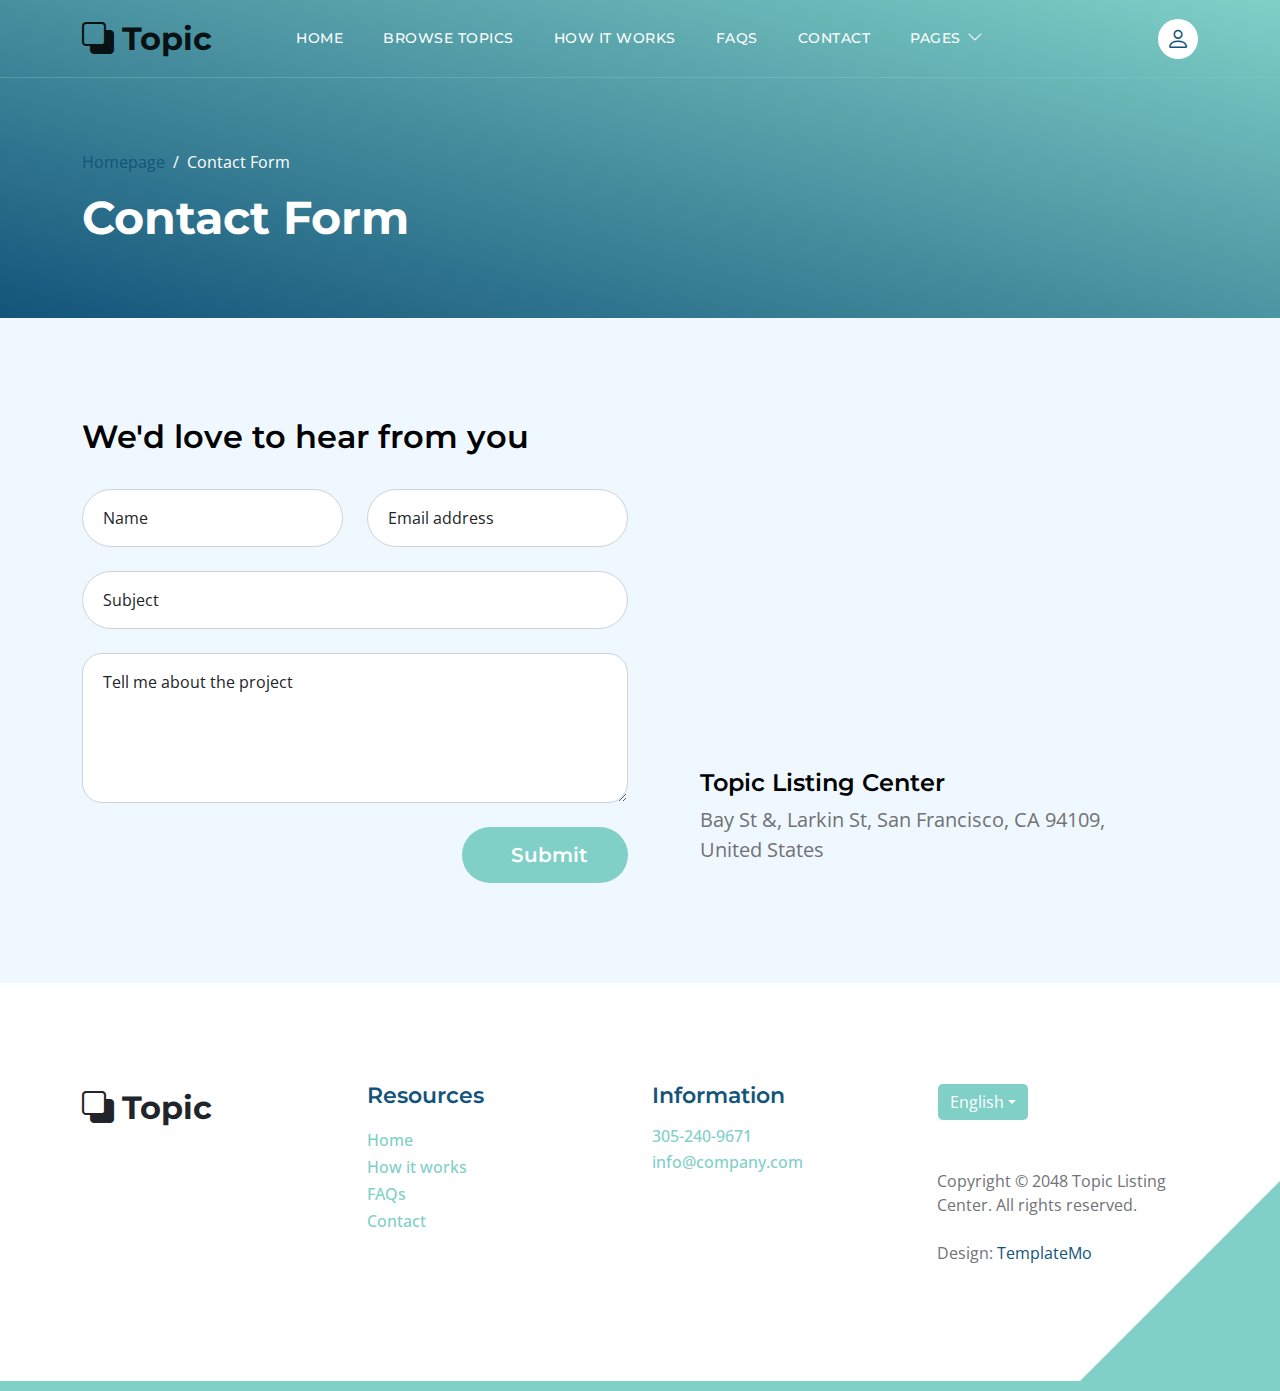
<file: contact.html>
<!doctype html>
<html lang="en">
    <head>
        <meta charset="utf-8">
        <meta name="viewport" content="width=device-width, initial-scale=1">

        <meta name="description" content="">
        <meta name="author" content="">

        <title>Topic Listing Contact Page</title>

        <!-- CSS FILES -->        
        <link rel="preconnect" href="https://fonts.googleapis.com">
        
        <link rel="preconnect" href="https://fonts.gstatic.com" crossorigin>

        <link href="https://fonts.googleapis.com/css2?family=Montserrat:wght@500;600;700&family=Open+Sans&display=swap" rel="stylesheet">
                        
        <link href="css/bootstrap.min.css" rel="stylesheet">

        <link href="css/bootstrap-icons.css" rel="stylesheet">

        <link href="css/templatemo-topic-listing.css" rel="stylesheet">
<!--

TemplateMo 590 topic listing

https://templatemo.com/tm-590-topic-listing

-->
    </head>
    
    <body class="topics-listing-page" id="top">

        <main>

            <nav class="navbar navbar-expand-lg">
                <div class="container">
                    <a class="navbar-brand" href="index.html">
                        <i class="bi-back"></i>
                        <span>Topic</span>
                    </a>

                    <div class="d-lg-none ms-auto me-4">
                        <a href="#top" class="navbar-icon bi-person smoothscroll"></a>
                    </div>
    
                    <button class="navbar-toggler" type="button" data-bs-toggle="collapse" data-bs-target="#navbarNav" aria-controls="navbarNav" aria-expanded="false" aria-label="Toggle navigation">
                        <span class="navbar-toggler-icon"></span>
                    </button>
    
                    <div class="collapse navbar-collapse" id="navbarNav">
                        <ul class="navbar-nav ms-lg-5 me-lg-auto">
                            <li class="nav-item">
                                <a class="nav-link click-scroll" href="index.html#section_1">Home</a>
                            </li>

                            <li class="nav-item">
                                <a class="nav-link click-scroll" href="index.html#section_2">Browse Topics</a>
                            </li>
    
                            <li class="nav-item">
                                <a class="nav-link click-scroll" href="index.html#section_3">How it works</a>
                            </li>

                            <li class="nav-item">
                                <a class="nav-link click-scroll" href="index.html#section_4">FAQs</a>
                            </li>
    
                            <li class="nav-item">
                                <a class="nav-link click-scroll" href="index.html#section_5">Contact</a>
                            </li>

                            <li class="nav-item dropdown">
                                <a class="nav-link dropdown-toggle" href="#section_5" id="navbarLightDropdownMenuLink" role="button" data-bs-toggle="dropdown" aria-expanded="false">Pages</a>

                                <ul class="dropdown-menu dropdown-menu-light" aria-labelledby="navbarLightDropdownMenuLink">
                                    <li><a class="dropdown-item" href="topics-listing.html">Topics Listing</a></li>

                                    <li><a class="dropdown-item active" href="contact.html">Contact Form</a></li>
                                </ul>
                            </li>
                        </ul>

                        <div class="d-none d-lg-block">
                            <a href="#top" class="navbar-icon bi-person smoothscroll"></a>
                        </div>
                    </div>
                </div>
            </nav>


            <header class="site-header d-flex flex-column justify-content-center align-items-center">
                <div class="container">
                    <div class="row align-items-center">

                        <div class="col-lg-5 col-12">
                            <nav aria-label="breadcrumb">
                                <ol class="breadcrumb">
                                    <li class="breadcrumb-item"><a href="index.html">Homepage</a></li>

                                    <li class="breadcrumb-item active" aria-current="page">Contact Form</li>
                                </ol>
                            </nav>

                            <h2 class="text-white">Contact Form</h2>
                        </div>

                    </div>
                </div>
            </header>


            <section class="section-padding section-bg">
                <div class="container">
                    <div class="row">

                        <div class="col-lg-12 col-12">
                            <h3 class="mb-4 pb-2">We'd love to hear from you</h3>
                        </div>

                        <div class="col-lg-6 col-12">
                            <form action="#" method="post" class="custom-form contact-form" role="form">
                                <div class="row">
                                    <div class="col-lg-6 col-md-6 col-12">
                                        <div class="form-floating">
                                            <input type="text" name="name" id="name" class="form-control" placeholder="Name" required="">
                                            
                                            <label for="floatingInput">Name</label>
                                        </div>
                                    </div>

                                    <div class="col-lg-6 col-md-6 col-12"> 
                                        <div class="form-floating">
                                            <input type="email" name="email" id="email" pattern="[^ @]*@[^ @]*" class="form-control" placeholder="Email address" required="">
                                            
                                            <label for="floatingInput">Email address</label>
                                        </div>
                                    </div>

                                    <div class="col-lg-12 col-12">
                                        <div class="form-floating">
                                            <input type="text" name="subject" id="name" class="form-control" placeholder="Name" required="">
                                            
                                            <label for="floatingInput">Subject</label>
                                        </div>

                                        <div class="form-floating">
                                            <textarea class="form-control" id="message" name="message" placeholder="Tell me about the project"></textarea>
                                            
                                            <label for="floatingTextarea">Tell me about the project</label>
                                        </div>
                                    </div>

                                    <div class="col-lg-4 col-12 ms-auto">
                                        <button type="submit" class="form-control">Submit</button>
                                    </div>

                                </div>
                            </form>
                        </div>

                        <div class="col-lg-5 col-12 mx-auto mt-5 mt-lg-0">
                            <iframe class="google-map" src="https://www.google.com/maps/embed?pb=!1m18!1m12!1m3!1d2595.065641062665!2d-122.4230416990949!3d37.80335401520422!2m3!1f0!2f0!3f0!3m2!1i1024!2i768!4f13.1!3m3!1m2!1s0x80858127459fabad%3A0x808ba520e5e9edb7!2sFrancisco%20Park!5e1!3m2!1sen!2sth!4v1684340239744!5m2!1sen!2sth" width="100%" height="250" style="border:0;" allowfullscreen="" loading="lazy" referrerpolicy="no-referrer-when-downgrade"></iframe>

                            <h5 class="mt-4 mb-2">Topic Listing Center</h5>

                            <p>Bay St &amp;, Larkin St, San Francisco, CA 94109, United States</p>
                        </div>

                    </div>
                </div>
            </section>
        </main>

        <footer class="site-footer section-padding">
            <div class="container">
                <div class="row">

                    <div class="col-lg-3 col-12 mb-4 pb-2">
                        <a class="navbar-brand mb-2" href="index.html">
                            <i class="bi-back"></i>
                            <span>Topic</span>
                        </a>
                    </div>

                    <div class="col-lg-3 col-md-4 col-6">
                        <h6 class="site-footer-title mb-3">Resources</h6>

                        <ul class="site-footer-links">
                            <li class="site-footer-link-item">
                                <a href="#" class="site-footer-link">Home</a>
                            </li>

                            <li class="site-footer-link-item">
                                <a href="#" class="site-footer-link">How it works</a>
                            </li>

                            <li class="site-footer-link-item">
                                <a href="#" class="site-footer-link">FAQs</a>
                            </li>

                            <li class="site-footer-link-item">
                                <a href="#" class="site-footer-link">Contact</a>
                            </li>
                        </ul>
                    </div>

                    <div class="col-lg-3 col-md-4 col-6 mb-4 mb-lg-0">
                        <h6 class="site-footer-title mb-3">Information</h6>

                        <p class="text-white d-flex mb-1">
                            <a href="tel: 305-240-9671" class="site-footer-link">
                                305-240-9671
                            </a>
                        </p>

                        <p class="text-white d-flex">
                            <a href="mailto:info@company.com" class="site-footer-link">
                                info@company.com
                            </a>
                        </p>
                    </div>

                    <div class="col-lg-3 col-md-4 col-12 mt-4 mt-lg-0 ms-auto">
                        <div class="dropdown">
                            <button class="btn btn-secondary dropdown-toggle" type="button" data-bs-toggle="dropdown" aria-expanded="false">
                            English</button>

                            <ul class="dropdown-menu">
                                <li><button class="dropdown-item" type="button">Thai</button></li>

                                <li><button class="dropdown-item" type="button">Myanmar</button></li>

                                <li><button class="dropdown-item" type="button">Arabic</button></li>
                            </ul>
                        </div>

                        <p class="copyright-text mt-lg-5 mt-4">Copyright © 2048 Topic Listing Center. All rights reserved.
                        <br><br>Design: <a rel="nofollow" href="https://templatemo.com" target="_blank">TemplateMo</a></p>
                        
                    </div>

                </div>
            </div>
        </footer>

        <!-- JAVASCRIPT FILES -->
        <script src="js/jquery.min.js"></script>
        <script src="js/bootstrap.bundle.min.js"></script>
        <script src="js/jquery.sticky.js"></script>
        <script src="js/custom.js"></script>

    </body>
</html>
</file>
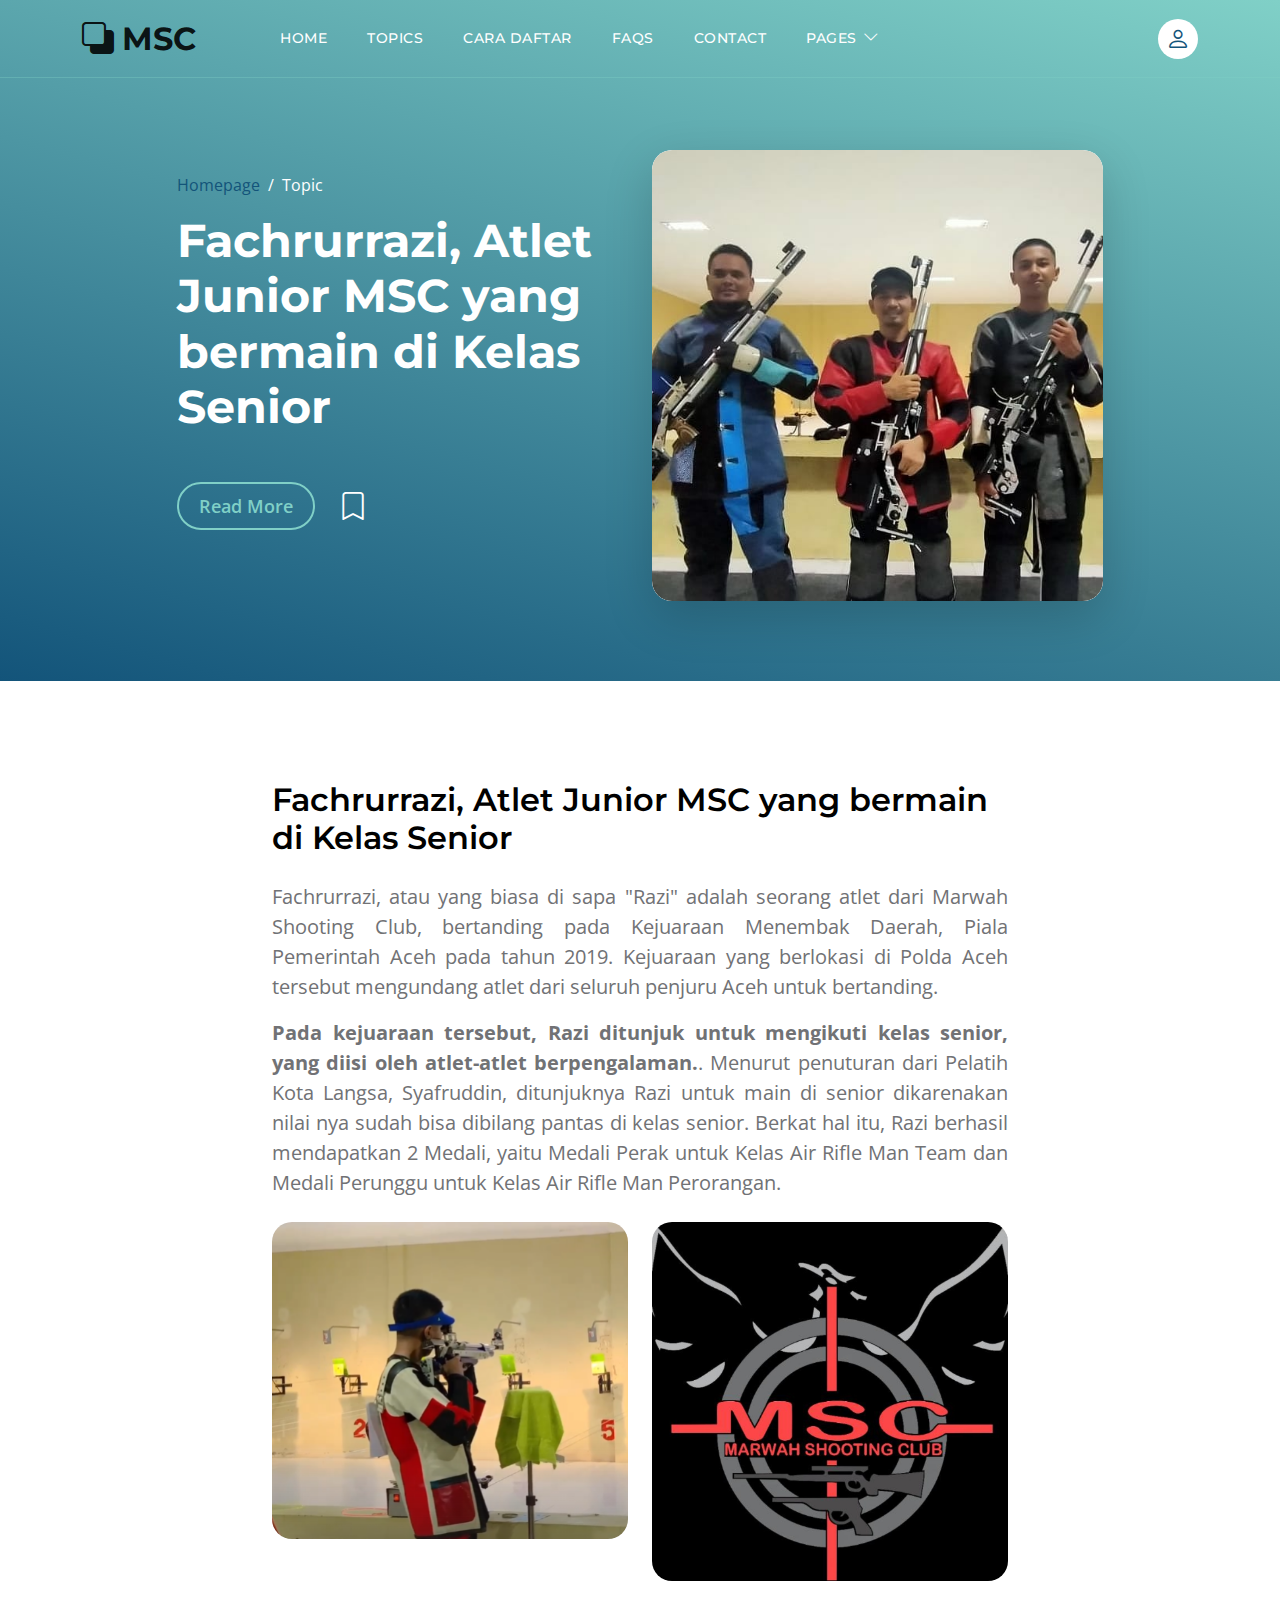
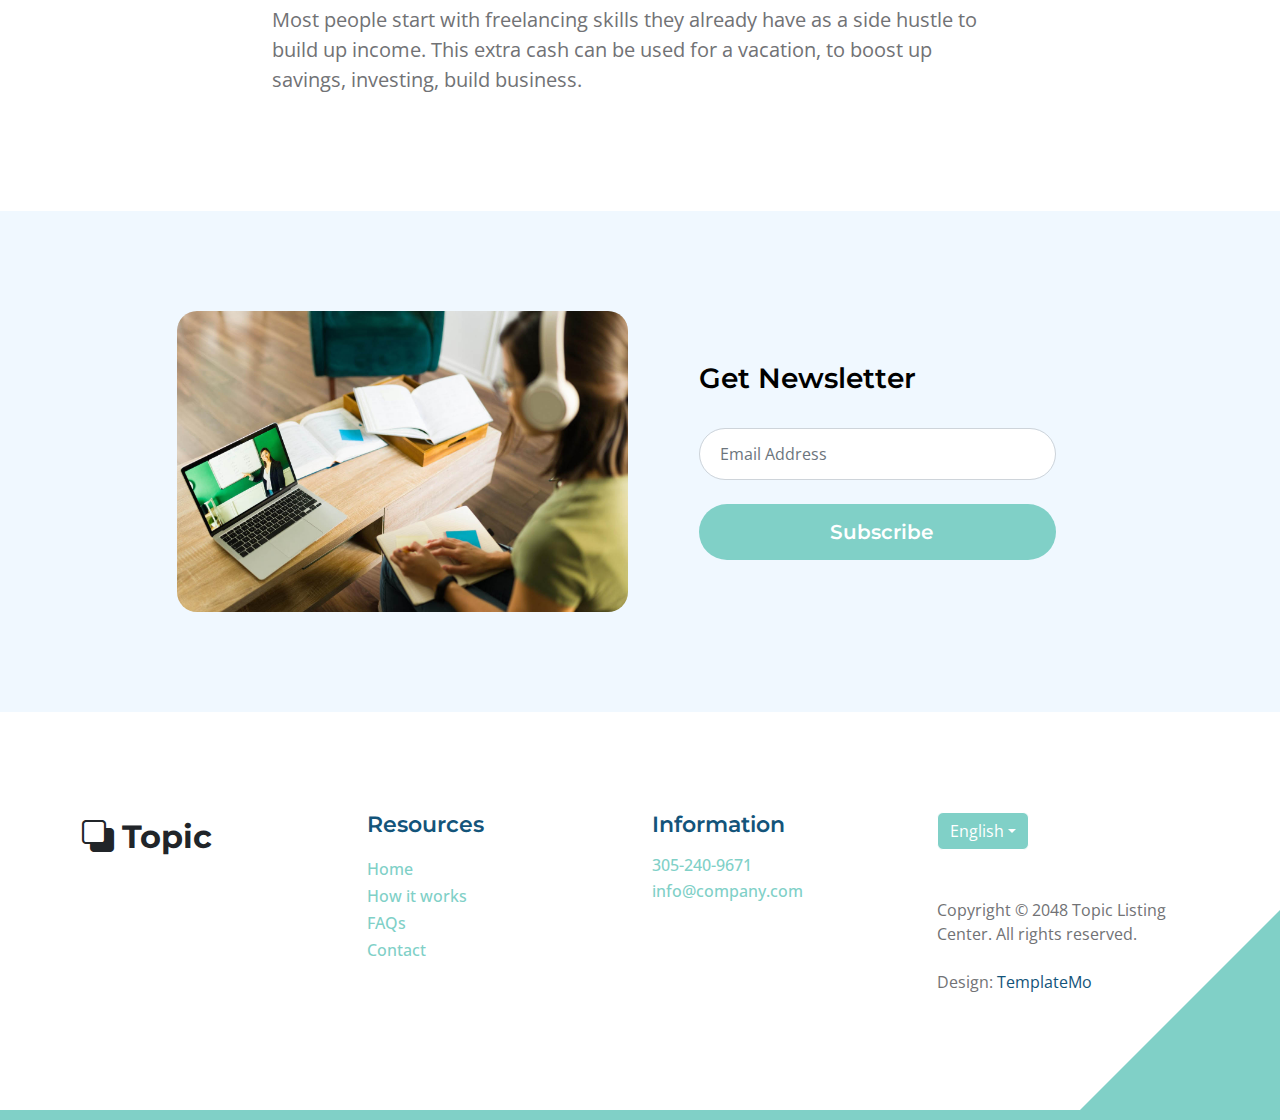
<file: topics-detail.html>
<!doctype html>
<html lang="en">
    <head>
        <meta charset="utf-8">
        <meta name="viewport" content="width=device-width, initial-scale=1">

        <meta name="description" content="">
        <meta name="author" content="">

        <title>Topic Detail Page</title>

        <!-- CSS FILES -->        
        <link rel="preconnect" href="https://fonts.googleapis.com">
        
        <link rel="preconnect" href="https://fonts.gstatic.com" crossorigin>

        <link href="https://fonts.googleapis.com/css2?family=Montserrat:wght@500;600;700&family=Open+Sans&display=swap" rel="stylesheet">
                        
        <link href="css/bootstrap.min.css" rel="stylesheet">

        <link href="css/bootstrap-icons.css" rel="stylesheet">

        <link href="css/templatemo-topic-listing.css" rel="stylesheet">
<!--

TemplateMo 590 topic listing

https://templatemo.com/tm-590-topic-listing

-->
    </head>
    
    <body id="top">

        <main>

            <nav class="navbar navbar-expand-lg">
                <div class="container">
                    <a class="navbar-brand" href="index.html">
                        <i class="bi-back"></i>
                        <span>MSC</span>
                    </a>

                    <div class="d-lg-none ms-auto me-4">
                        <a href="#top" class="navbar-icon bi-person smoothscroll"></a>
                    </div>
    
                    <button class="navbar-toggler" type="button" data-bs-toggle="collapse" data-bs-target="#navbarNav" aria-controls="navbarNav" aria-expanded="false" aria-label="Toggle navigation">
                        <span class="navbar-toggler-icon"></span>
                    </button>
    
                    <div class="collapse navbar-collapse" id="navbarNav">
                        <ul class="navbar-nav ms-lg-5 me-lg-auto">
                            <li class="nav-item">
                                <a class="nav-link click-scroll" href="index.html#section_1">Home</a>
                            </li>

                            <li class="nav-item">
                                <a class="nav-link click-scroll" href="index.html#section_2">Topics</a>
                            </li>
    
                            <li class="nav-item">
                                <a class="nav-link click-scroll" href="index.html#section_3">Cara Daftar</a>
                            </li>

                            <li class="nav-item">
                                <a class="nav-link click-scroll" href="index.html#section_4">FAQs</a>
                            </li>
    
                            <li class="nav-item">
                                <a class="nav-link click-scroll" href="index.html#section_5">Contact</a>
                            </li>

                            <li class="nav-item dropdown">
                                <a class="nav-link dropdown-toggle" href="#section_5" id="navbarLightDropdownMenuLink" role="button" data-bs-toggle="dropdown" aria-expanded="false">Pages</a>

                                <ul class="dropdown-menu dropdown-menu-light" aria-labelledby="navbarLightDropdownMenuLink">
                                    <li><a class="dropdown-item" href="topics-listing.html">Gallery</a></li>

                                    <li><a class="dropdown-item" href="data-atlet.html">Data Atlet</a></li>
                                </ul>
                            </li>
                        </ul>

                        <div class="d-none d-lg-block">
                            <a href="#top" class="navbar-icon bi-person smoothscroll"></a>
                        </div>
                    </div>
                </div>
            </nav>
            

            <header class="site-header d-flex flex-column justify-content-center align-items-center">
                <div class="container">
                    <div class="row justify-content-center align-items-center">

                        <div class="col-lg-5 col-12 mb-5">
                            <nav aria-label="breadcrumb">
                                <ol class="breadcrumb">
                                    <li class="breadcrumb-item"><a href="index.html">Homepage</a></li>

                                    <li class="breadcrumb-item active" aria-current="page">Topic</li>
                                </ol>
                            </nav>

                            <h2 class="text-white">Fachrurrazi, Atlet Junior MSC yang bermain di Kelas Senior</h2>

                            <div class="d-flex align-items-center mt-5">
                                <a href="#topics-detail" class="btn custom-btn custom-border-btn smoothscroll me-4">Read More</a>

                                <a href="#top" class="custom-icon bi-bookmark smoothscroll"></a>
                            </div>
                        </div>

                        <div class="col-lg-5 col-12">
                            <div class="topics-detail-block bg-white shadow-lg">
                                <img src="images/topics/airrifle.jpg" class="topics-detail-block-image img-fluid">
                            </div>
                        </div>

                    </div>
                </div>
            </header>


            <section class="topics-detail-section section-padding" id="topics-detail">
                <div class="container">
                    <div class="row">

                        <div class="col-lg-8 col-12 m-auto">
                            <h3 class="mb-4">Fachrurrazi, Atlet Junior MSC yang bermain di Kelas Senior</h3>

                            <p align="justify">Fachrurrazi, atau yang biasa di sapa "Razi" adalah seorang atlet dari Marwah Shooting Club, bertanding pada Kejuaraan Menembak Daerah, Piala Pemerintah Aceh pada tahun 2019. Kejuaraan yang berlokasi di Polda Aceh tersebut mengundang atlet dari seluruh penjuru Aceh untuk bertanding.</p>

                            <p align="justify"><strong>Pada kejuaraan tersebut, Razi ditunjuk untuk mengikuti kelas senior, yang diisi oleh atlet-atlet berpengalaman.</strong>. Menurut penuturan dari Pelatih Kota Langsa, Syafruddin, ditunjuknya Razi untuk main di senior dikarenakan nilai nya sudah bisa dibilang pantas di kelas senior. Berkat hal itu, Razi berhasil mendapatkan 2 Medali, yaitu Medali Perak untuk Kelas Air Rifle Man Team dan Medali Perunggu untuk Kelas Air Rifle Man Perorangan.</p>

                            <div class="row my-4">
                                <div class="col-lg-6 col-md-6 col-12">
                                    <img src="images/topics/razi.png" class="topics-detail-block-image img-fluid">
                                </div>

                                <div class="col-lg-6 col-md-6 col-12 mt-4 mt-lg-0 mt-md-0">
                                    <img src="images/colleagues-working-cozy-office-medium-shot.jpg" class="topics-detail-block-image img-fluid">
                                </div>
                            </div>

                            <p>Most people start with freelancing skills they already have as a side hustle to build up income. This extra cash can be used for a vacation, to boost up savings, investing, build business.</p>
                        </div>

                    </div>
                </div>
            </section>


            <section class="section-padding section-bg">
                <div class="container">
                    <div class="row justify-content-center">

                        <div class="col-lg-5 col-12">
                            <img src="images/rear-view-young-college-student.jpg" class="newsletter-image img-fluid" alt="">
                        </div>

                        <div class="col-lg-5 col-12 subscribe-form-wrap d-flex justify-content-center align-items-center">
                            <form class="custom-form subscribe-form" action="#" method="post" role="form">
                                <h4 class="mb-4 pb-2">Get Newsletter</h4>

                                <input type="email" name="subscribe-email" id="subscribe-email" pattern="[^ @]*@[^ @]*" class="form-control" placeholder="Email Address" required="">

                                <div class="col-lg-12 col-12">
                                    <button type="submit" class="form-control">Subscribe</button>
                                </div>
                            </form>
                        </div>

                    </div>
                </div>
            </section>
        </main>
		
        <footer class="site-footer section-padding">
            <div class="container">
                <div class="row">

                    <div class="col-lg-3 col-12 mb-4 pb-2">
                        <a class="navbar-brand mb-2" href="index.html">
                            <i class="bi-back"></i>
                            <span>Topic</span>
                        </a>
                    </div>

                    <div class="col-lg-3 col-md-4 col-6">
                        <h6 class="site-footer-title mb-3">Resources</h6>

                        <ul class="site-footer-links">
                            <li class="site-footer-link-item">
                                <a href="#" class="site-footer-link">Home</a>
                            </li>

                            <li class="site-footer-link-item">
                                <a href="#" class="site-footer-link">How it works</a>
                            </li>

                            <li class="site-footer-link-item">
                                <a href="#" class="site-footer-link">FAQs</a>
                            </li>

                            <li class="site-footer-link-item">
                                <a href="#" class="site-footer-link">Contact</a>
                            </li>
                        </ul>
                    </div>

                    <div class="col-lg-3 col-md-4 col-6 mb-4 mb-lg-0">
                        <h6 class="site-footer-title mb-3">Information</h6>

                        <p class="text-white d-flex mb-1">
                            <a href="tel: 305-240-9671" class="site-footer-link">
                                305-240-9671
                            </a>
                        </p>

                        <p class="text-white d-flex">
                            <a href="mailto:info@company.com" class="site-footer-link">
                                info@company.com
                            </a>
                        </p>
                    </div>

                    <div class="col-lg-3 col-md-4 col-12 mt-4 mt-lg-0 ms-auto">
                        <div class="dropdown">
                            <button class="btn btn-secondary dropdown-toggle" type="button" data-bs-toggle="dropdown" aria-expanded="false">
                            English</button>

                            <ul class="dropdown-menu">
                                <li><button class="dropdown-item" type="button">Thai</button></li>

                                <li><button class="dropdown-item" type="button">Myanmar</button></li>

                                <li><button class="dropdown-item" type="button">Arabic</button></li>
                            </ul>
                        </div>

                        <p class="copyright-text mt-lg-5 mt-4">Copyright © 2048 Topic Listing Center. All rights reserved.
                        <br><br>Design: <a rel="nofollow" href="https://templatemo.com" target="_blank">TemplateMo</a></p>
                        
                    </div>

                </div>
            </div>
        </footer>

        <!-- JAVASCRIPT FILES -->
        <script src="js/jquery.min.js"></script>
        <script src="js/bootstrap.bundle.min.js"></script>
        <script src="js/jquery.sticky.js"></script>
        <script src="js/custom.js"></script>

    </body>
</html>
</file>
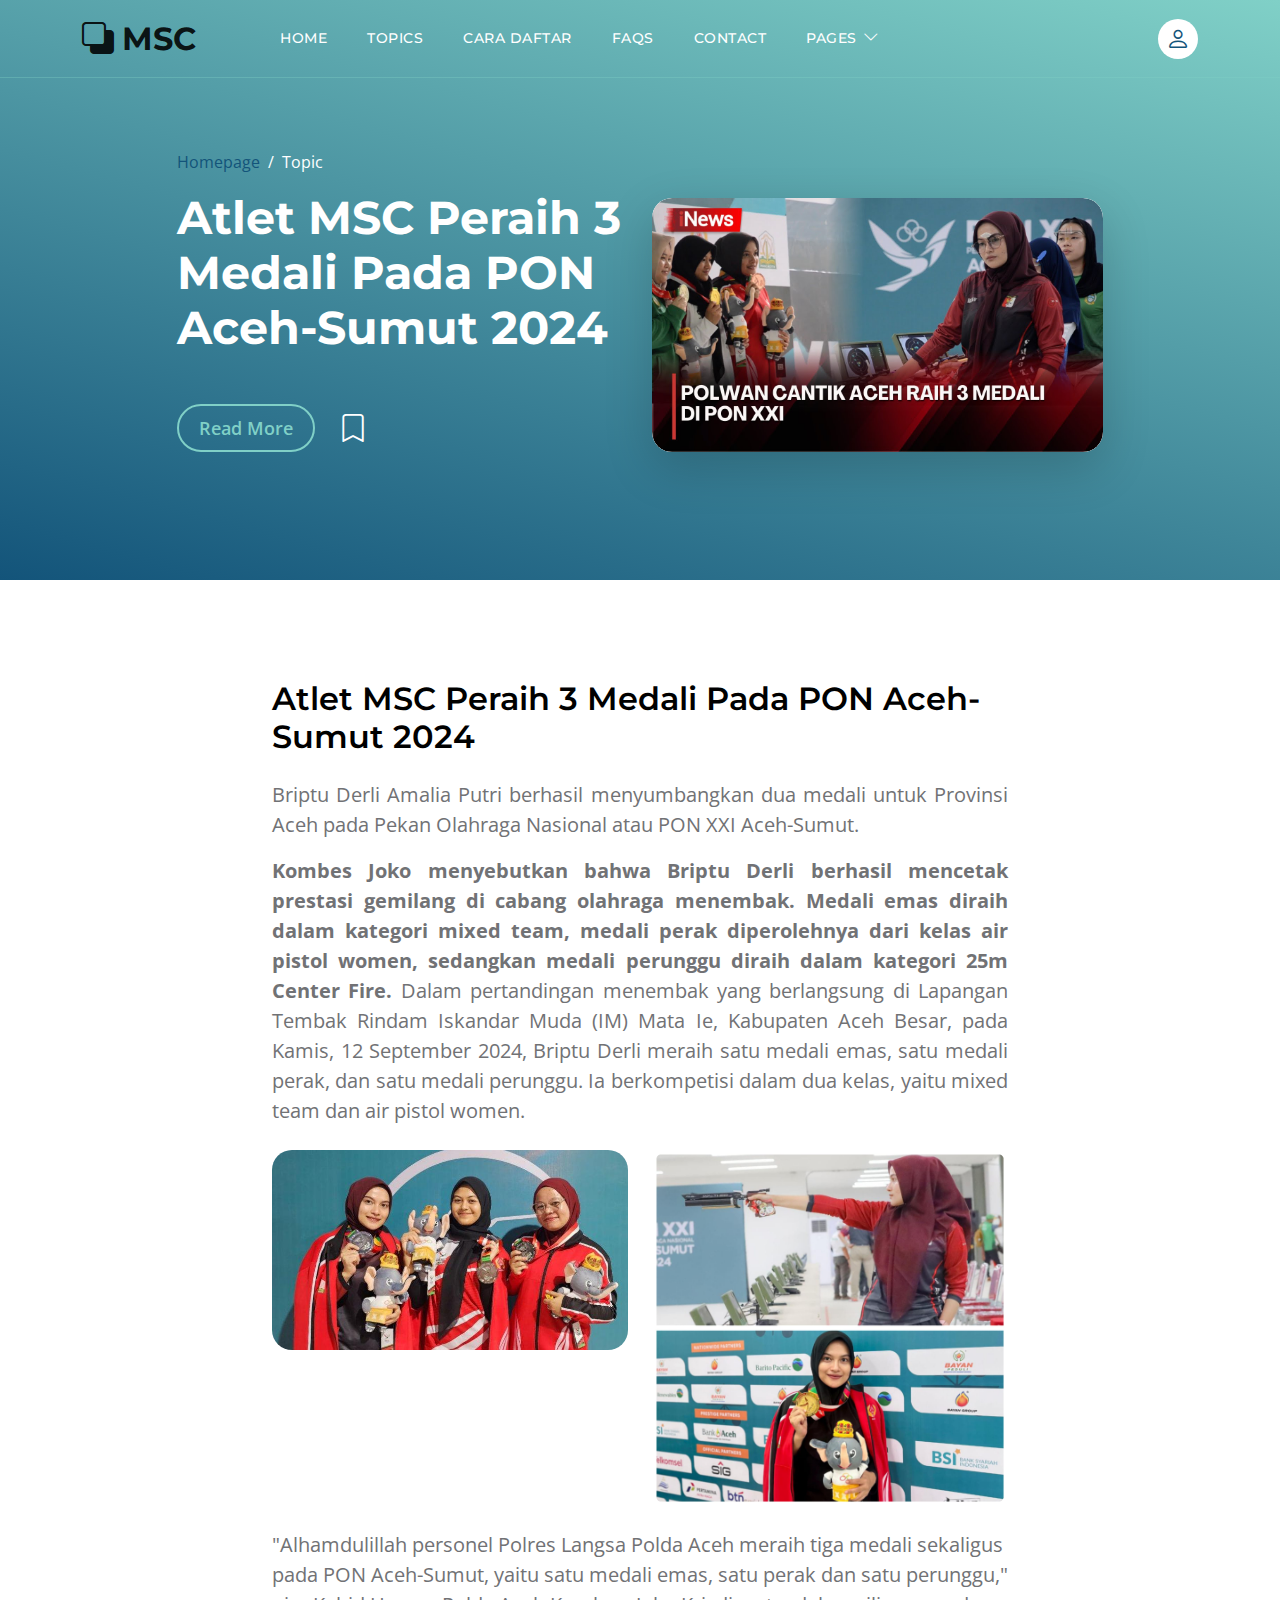
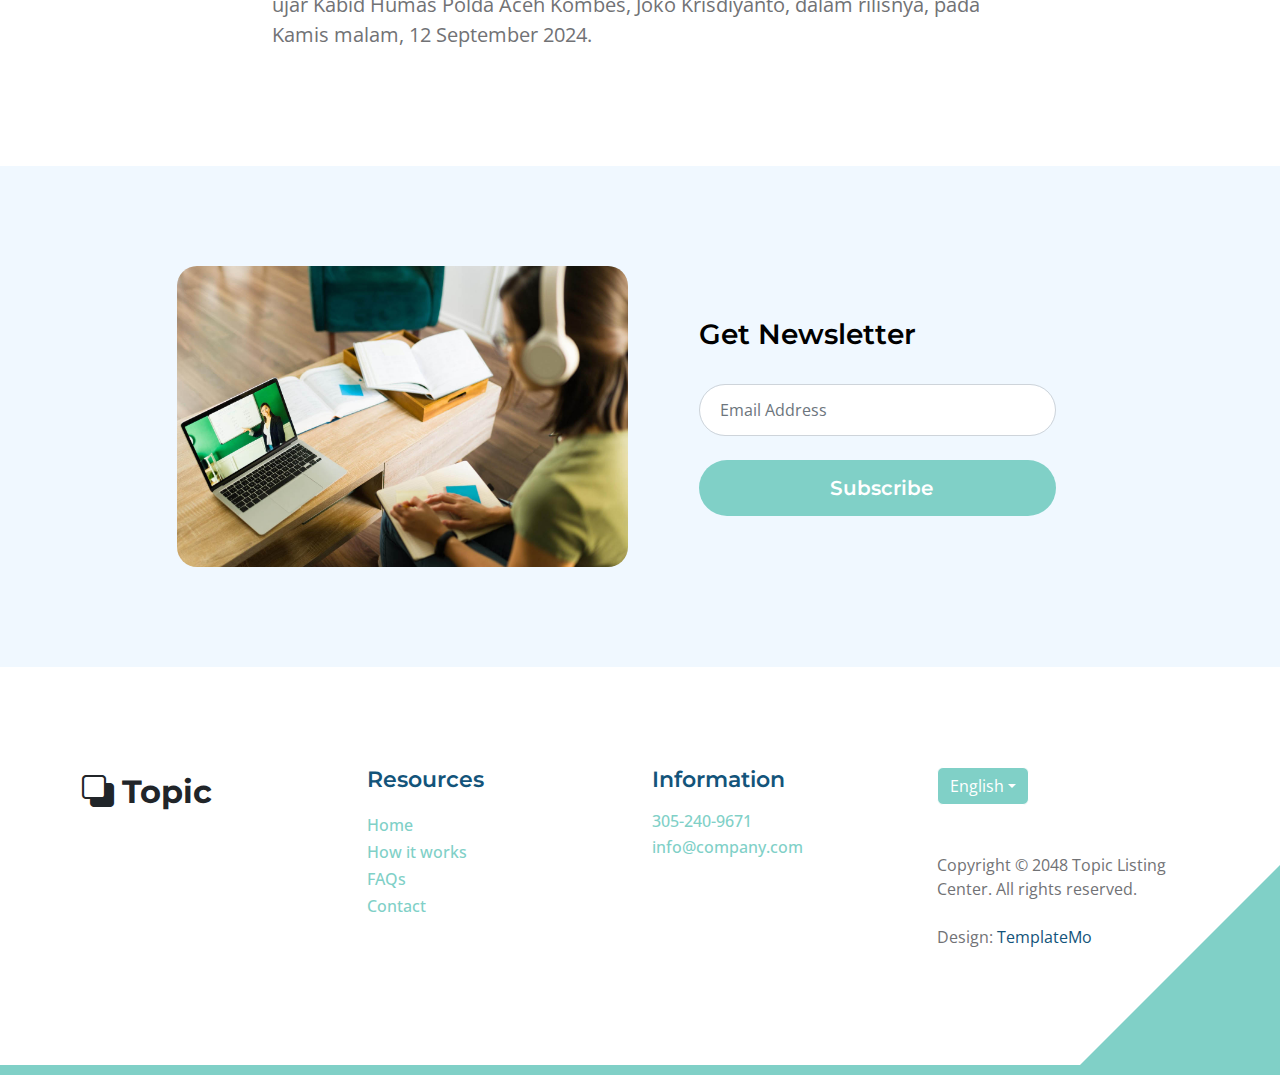
<file: topics-detail1.html>
<!doctype html>
<html lang="en">
    <head>
        <meta charset="utf-8">
        <meta name="viewport" content="width=device-width, initial-scale=1">

        <meta name="description" content="">
        <meta name="author" content="">

        <title>Topic Detail Page</title>

        <!-- CSS FILES -->        
        <link rel="preconnect" href="https://fonts.googleapis.com">
        
        <link rel="preconnect" href="https://fonts.gstatic.com" crossorigin>

        <link href="https://fonts.googleapis.com/css2?family=Montserrat:wght@500;600;700&family=Open+Sans&display=swap" rel="stylesheet">
                        
        <link href="css/bootstrap.min.css" rel="stylesheet">

        <link href="css/bootstrap-icons.css" rel="stylesheet">

        <link href="css/templatemo-topic-listing.css" rel="stylesheet">
<!--

TemplateMo 590 topic listing

https://templatemo.com/tm-590-topic-listing

-->
    </head>
    
    <body id="top">

        <main>

            <nav class="navbar navbar-expand-lg">
                <div class="container">
                    <a class="navbar-brand" href="index.html">
                        <i class="bi-back"></i>
                        <span>MSC</span>
                    </a>

                    <div class="d-lg-none ms-auto me-4">
                        <a href="#top" class="navbar-icon bi-person smoothscroll"></a>
                    </div>
    
                    <button class="navbar-toggler" type="button" data-bs-toggle="collapse" data-bs-target="#navbarNav" aria-controls="navbarNav" aria-expanded="false" aria-label="Toggle navigation">
                        <span class="navbar-toggler-icon"></span>
                    </button>
    
                    <div class="collapse navbar-collapse" id="navbarNav">
                        <ul class="navbar-nav ms-lg-5 me-lg-auto">
                            <li class="nav-item">
                                <a class="nav-link click-scroll" href="index.html#section_1">Home</a>
                            </li>

                            <li class="nav-item">
                                <a class="nav-link click-scroll" href="index.html#section_2">Topics</a>
                            </li>
    
                            <li class="nav-item">
                                <a class="nav-link click-scroll" href="index.html#section_3">Cara Daftar</a>
                            </li>

                            <li class="nav-item">
                                <a class="nav-link click-scroll" href="index.html#section_4">FAQs</a>
                            </li>
    
                            <li class="nav-item">
                                <a class="nav-link click-scroll" href="index.html#section_5">Contact</a>
                            </li>

                            <li class="nav-item dropdown">
                                <a class="nav-link dropdown-toggle" href="#section_5" id="navbarLightDropdownMenuLink" role="button" data-bs-toggle="dropdown" aria-expanded="false">Pages</a>

                                <ul class="dropdown-menu dropdown-menu-light" aria-labelledby="navbarLightDropdownMenuLink">
                                    <li><a class="dropdown-item" href="topics-listing.html">Gallery</a></li>

                                    <li><a class="dropdown-item" href="data-atlet.html">Data Atlet</a></li>
                                </ul>
                            </li>
                        </ul>

                        <div class="d-none d-lg-block">
                            <a href="#top" class="navbar-icon bi-person smoothscroll"></a>
                        </div>
                    </div>
                </div>
            </nav>
            

            <header class="site-header d-flex flex-column justify-content-center align-items-center">
                <div class="container">
                    <div class="row justify-content-center align-items-center">

                        <div class="col-lg-5 col-12 mb-5">
                            <nav aria-label="breadcrumb">
                                <ol class="breadcrumb">
                                    <li class="breadcrumb-item"><a href="index.html">Homepage</a></li>

                                    <li class="breadcrumb-item active" aria-current="page">Topic</li>
                                </ol>
                            </nav>

                            <h2 class="text-white">Atlet MSC Peraih 3 Medali Pada PON Aceh-Sumut 2024</h2>

                            <div class="d-flex align-items-center mt-5">
                                <a href="#topics-detail" class="btn custom-btn custom-border-btn smoothscroll me-4">Read More</a>

                                <a href="#top" class="custom-icon bi-bookmark smoothscroll"></a>
                            </div>
                        </div>

                        <div class="col-lg-5 col-12">
                            <div class="topics-detail-block bg-white shadow-lg">
                                <img src="images/topics/derli1.jpg" class="topics-detail-block-image img-fluid">
                            </div>
                        </div>

                    </div>
                </div>
            </header>


            <section class="topics-detail-section section-padding" id="topics-detail">
                <div class="container">
                    <div class="row">

                        <div class="col-lg-8 col-12 m-auto">
                            <h3 class="mb-4">Atlet MSC Peraih 3 Medali Pada PON Aceh-Sumut 2024</h3>

                            <p align="justify">Briptu Derli Amalia Putri berhasil menyumbangkan dua medali untuk Provinsi Aceh pada Pekan Olahraga Nasional atau PON XXI Aceh-Sumut.</p>

                            <p align="justify"><strong>Kombes Joko menyebutkan bahwa Briptu Derli berhasil mencetak prestasi gemilang di cabang olahraga menembak. Medali emas diraih dalam kategori mixed team, medali perak diperolehnya dari kelas air pistol women, sedangkan medali perunggu diraih dalam kategori 25m Center Fire.</strong> Dalam pertandingan menembak yang berlangsung di Lapangan Tembak Rindam Iskandar Muda (IM) Mata Ie, Kabupaten Aceh Besar, pada Kamis, 12 September 2024, Briptu Derli meraih satu medali emas, satu medali perak, dan satu medali perunggu.  Ia berkompetisi dalam dua kelas, yaitu mixed team dan air pistol women.</p>

                            <div class="row my-4">
                                <div class="col-lg-6 col-md-6 col-12 mt-4 mt-lg-0 mt-md-0">
                                    <img src="images/topics/derli2.jpg" class="topics-detail-block-image img-fluid">
                                </div>

                                <div class="col-lg-6 col-md-6 col-12">
                                    <img src="images/topics/derli.jpg" class="topics-detail-block-image img-fluid">
                                </div>
                            </div>

                            <p>"Alhamdulillah personel Polres Langsa Polda Aceh meraih tiga medali sekaligus pada PON Aceh-Sumut, yaitu satu medali emas, satu perak dan satu perunggu," ujar Kabid Humas Polda Aceh Kombes, Joko Krisdiyanto, dalam rilisnya, pada Kamis malam, 12 September 2024.</p>
                        </div>

                    </div>
                </div>
            </section>


            <section class="section-padding section-bg">
                <div class="container">
                    <div class="row justify-content-center">

                        <div class="col-lg-5 col-12">
                            <img src="images/rear-view-young-college-student.jpg" class="newsletter-image img-fluid" alt="">
                        </div>

                        <div class="col-lg-5 col-12 subscribe-form-wrap d-flex justify-content-center align-items-center">
                            <form class="custom-form subscribe-form" action="#" method="post" role="form">
                                <h4 class="mb-4 pb-2">Get Newsletter</h4>

                                <input type="email" name="subscribe-email" id="subscribe-email" pattern="[^ @]*@[^ @]*" class="form-control" placeholder="Email Address" required="">

                                <div class="col-lg-12 col-12">
                                    <button type="submit" class="form-control">Subscribe</button>
                                </div>
                            </form>
                        </div>

                    </div>
                </div>
            </section>
        </main>
		
        <footer class="site-footer section-padding">
            <div class="container">
                <div class="row">

                    <div class="col-lg-3 col-12 mb-4 pb-2">
                        <a class="navbar-brand mb-2" href="index.html">
                            <i class="bi-back"></i>
                            <span>Topic</span>
                        </a>
                    </div>

                    <div class="col-lg-3 col-md-4 col-6">
                        <h6 class="site-footer-title mb-3">Resources</h6>

                        <ul class="site-footer-links">
                            <li class="site-footer-link-item">
                                <a href="#" class="site-footer-link">Home</a>
                            </li>

                            <li class="site-footer-link-item">
                                <a href="#" class="site-footer-link">How it works</a>
                            </li>

                            <li class="site-footer-link-item">
                                <a href="#" class="site-footer-link">FAQs</a>
                            </li>

                            <li class="site-footer-link-item">
                                <a href="#" class="site-footer-link">Contact</a>
                            </li>
                        </ul>
                    </div>

                    <div class="col-lg-3 col-md-4 col-6 mb-4 mb-lg-0">
                        <h6 class="site-footer-title mb-3">Information</h6>

                        <p class="text-white d-flex mb-1">
                            <a href="tel: 305-240-9671" class="site-footer-link">
                                305-240-9671
                            </a>
                        </p>

                        <p class="text-white d-flex">
                            <a href="mailto:info@company.com" class="site-footer-link">
                                info@company.com
                            </a>
                        </p>
                    </div>

                    <div class="col-lg-3 col-md-4 col-12 mt-4 mt-lg-0 ms-auto">
                        <div class="dropdown">
                            <button class="btn btn-secondary dropdown-toggle" type="button" data-bs-toggle="dropdown" aria-expanded="false">
                            English</button>

                            <ul class="dropdown-menu">
                                <li><button class="dropdown-item" type="button">Thai</button></li>

                                <li><button class="dropdown-item" type="button">Myanmar</button></li>

                                <li><button class="dropdown-item" type="button">Arabic</button></li>
                            </ul>
                        </div>

                        <p class="copyright-text mt-lg-5 mt-4">Copyright © 2048 Topic Listing Center. All rights reserved.
                        <br><br>Design: <a rel="nofollow" href="https://templatemo.com" target="_blank">TemplateMo</a></p>
                        
                    </div>

                </div>
            </div>
        </footer>

        <!-- JAVASCRIPT FILES -->
        <script src="js/jquery.min.js"></script>
        <script src="js/bootstrap.bundle.min.js"></script>
        <script src="js/jquery.sticky.js"></script>
        <script src="js/custom.js"></script>

    </body>
</html>
</file>
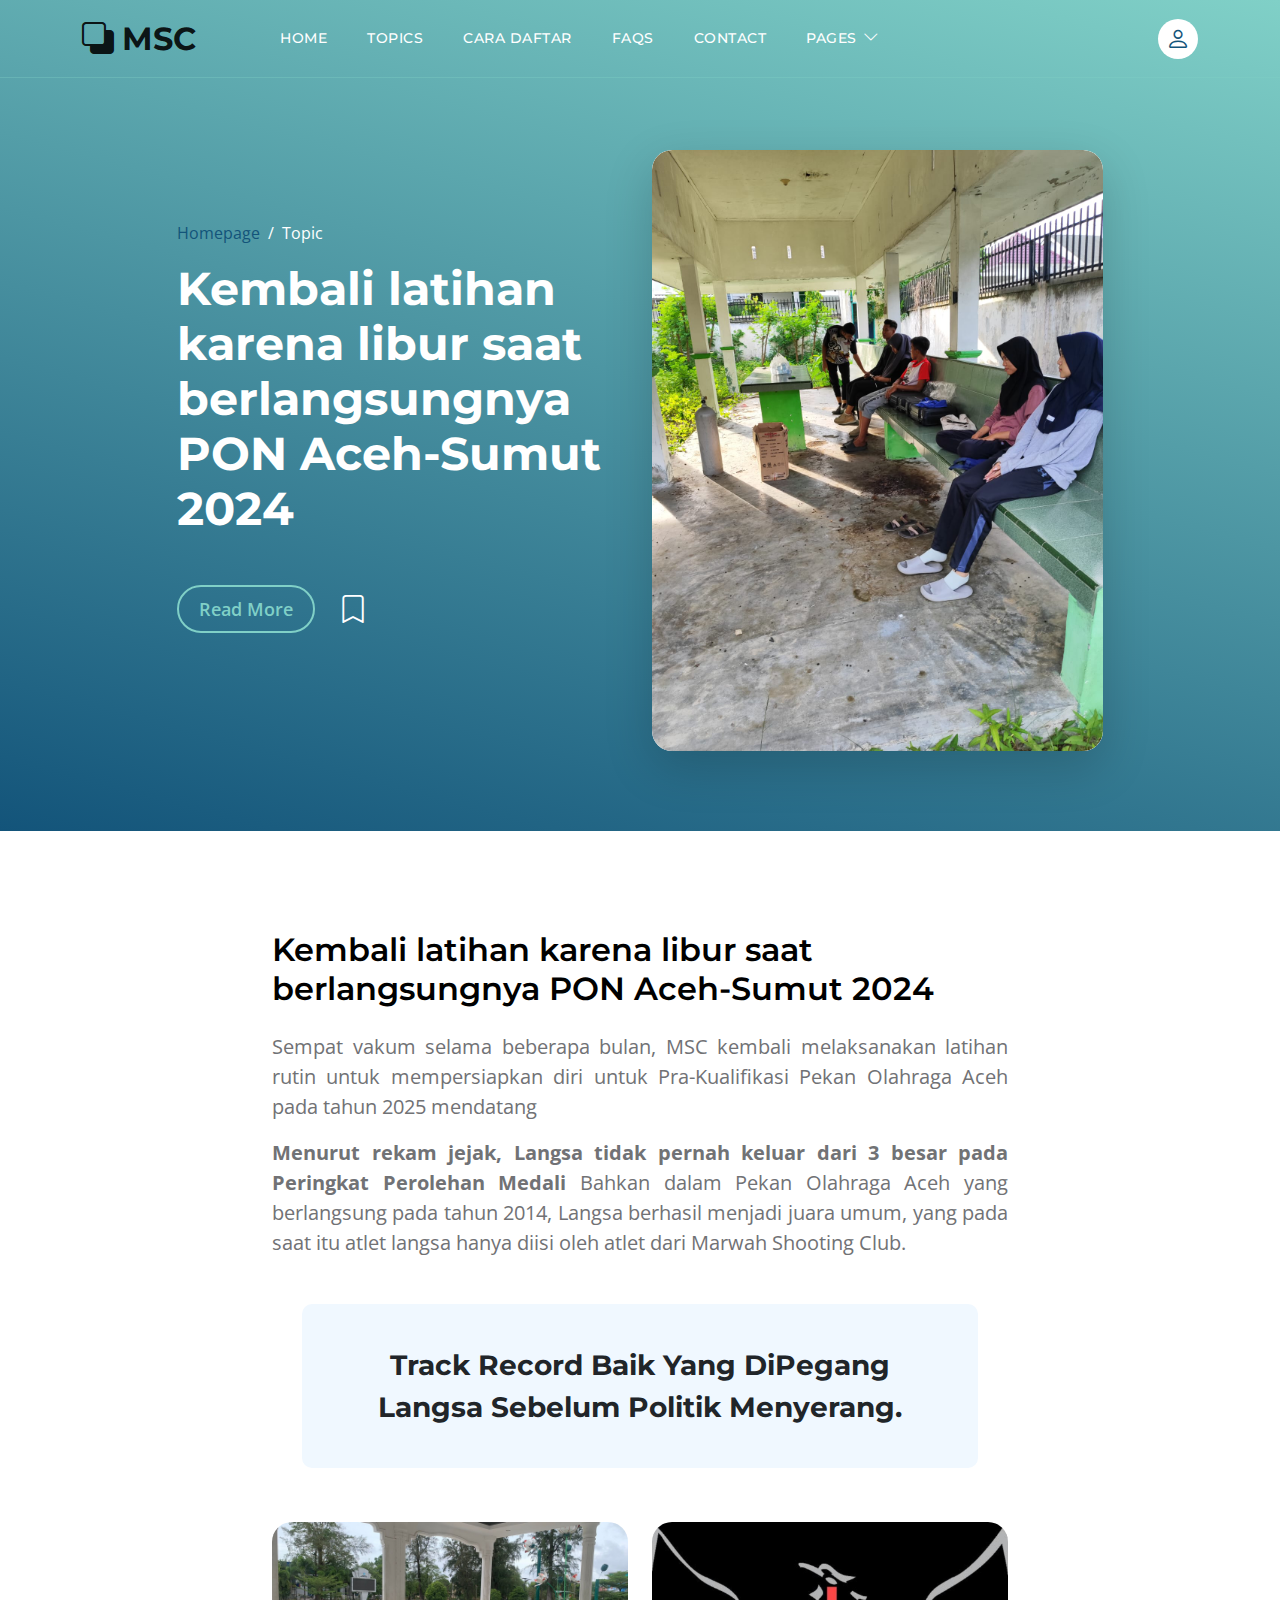
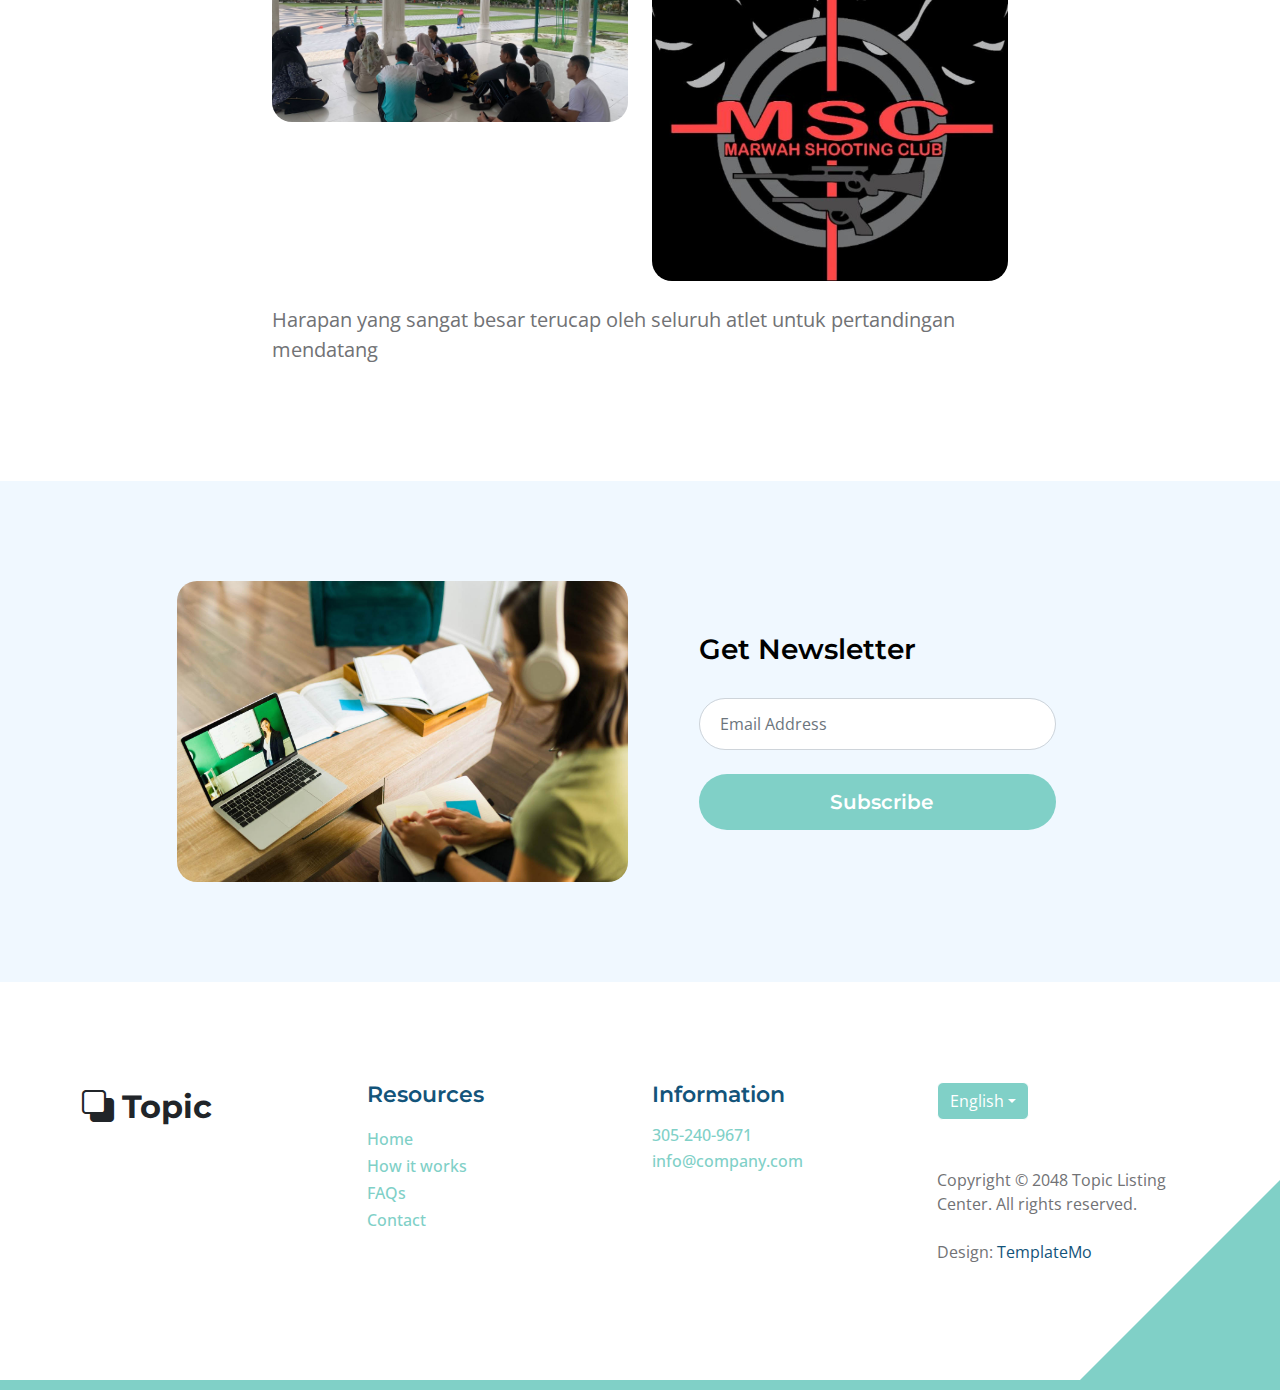
<file: topics-detail2.html>
<!doctype html>
<html lang="en">
    <head>
        <meta charset="utf-8">
        <meta name="viewport" content="width=device-width, initial-scale=1">

        <meta name="description" content="">
        <meta name="author" content="">

        <title>Topic Detail Page</title>

        <!-- CSS FILES -->        
        <link rel="preconnect" href="https://fonts.googleapis.com">
        
        <link rel="preconnect" href="https://fonts.gstatic.com" crossorigin>

        <link href="https://fonts.googleapis.com/css2?family=Montserrat:wght@500;600;700&family=Open+Sans&display=swap" rel="stylesheet">
                        
        <link href="css/bootstrap.min.css" rel="stylesheet">

        <link href="css/bootstrap-icons.css" rel="stylesheet">

        <link href="css/templatemo-topic-listing.css" rel="stylesheet">
<!--

TemplateMo 590 topic listing

https://templatemo.com/tm-590-topic-listing

-->
    </head>
    
    <body id="top">

        <main>

            <nav class="navbar navbar-expand-lg">
                <div class="container">
                    <a class="navbar-brand" href="index.html">
                        <i class="bi-back"></i>
                        <span>MSC</span>
                    </a>

                    <div class="d-lg-none ms-auto me-4">
                        <a href="#top" class="navbar-icon bi-person smoothscroll"></a>
                    </div>
    
                    <button class="navbar-toggler" type="button" data-bs-toggle="collapse" data-bs-target="#navbarNav" aria-controls="navbarNav" aria-expanded="false" aria-label="Toggle navigation">
                        <span class="navbar-toggler-icon"></span>
                    </button>
    
                    <div class="collapse navbar-collapse" id="navbarNav">
                        <ul class="navbar-nav ms-lg-5 me-lg-auto">
                            <li class="nav-item">
                                <a class="nav-link click-scroll" href="index.html#section_1">Home</a>
                            </li>

                            <li class="nav-item">
                                <a class="nav-link click-scroll" href="index.html#section_2">Topics</a>
                            </li>
    
                            <li class="nav-item">
                                <a class="nav-link click-scroll" href="index.html#section_3">Cara Daftar</a>
                            </li>

                            <li class="nav-item">
                                <a class="nav-link click-scroll" href="index.html#section_4">FAQs</a>
                            </li>
    
                            <li class="nav-item">
                                <a class="nav-link click-scroll" href="index.html#section_5">Contact</a>
                            </li>

                            <li class="nav-item dropdown">
                                <a class="nav-link dropdown-toggle" href="#section_5" id="navbarLightDropdownMenuLink" role="button" data-bs-toggle="dropdown" aria-expanded="false">Pages</a>

                                <ul class="dropdown-menu dropdown-menu-light" aria-labelledby="navbarLightDropdownMenuLink">
                                    <li><a class="dropdown-item" href="topics-listing.html">Gallery</a></li>

                                    <li><a class="dropdown-item" href="data-atlet.html">Data Atlet</a></li>
                                </ul>
                            </li>
                        </ul>

                        <div class="d-none d-lg-block">
                            <a href="#top" class="navbar-icon bi-person smoothscroll"></a>
                        </div>
                    </div>
                </div>
            </nav>
            

            <header class="site-header d-flex flex-column justify-content-center align-items-center">
                <div class="container">
                    <div class="row justify-content-center align-items-center">

                        <div class="col-lg-5 col-12 mb-5">
                            <nav aria-label="breadcrumb">
                                <ol class="breadcrumb">
                                    <li class="breadcrumb-item"><a href="index.html">Homepage</a></li>

                                    <li class="breadcrumb-item active" aria-current="page">Topic</li>
                                </ol>
                            </nav>

                            <h2 class="text-white">Kembali latihan karena libur saat berlangsungnya PON Aceh-Sumut 2024</h2>

                            <div class="d-flex align-items-center mt-5">
                                <a href="#topics-detail" class="btn custom-btn custom-border-btn smoothscroll me-4">Read More</a>

                                <a href="#top" class="custom-icon bi-bookmark smoothscroll"></a>
                            </div>
                        </div>

                        <div class="col-lg-5 col-12">
                            <div class="topics-detail-block bg-white shadow-lg">
                                <img src="images/topics/latihan.jpg" class="topics-detail-block-image img-fluid">
                            </div>
                        </div>

                    </div>
                </div>
            </header>


            <section class="topics-detail-section section-padding" id="topics-detail">
                <div class="container">
                    <div class="row">

                        <div class="col-lg-8 col-12 m-auto">
                            <h3 class="mb-4">Kembali latihan karena libur saat berlangsungnya PON Aceh-Sumut 2024</h3>

                            <p align="justify">Sempat vakum selama beberapa bulan, MSC kembali melaksanakan latihan rutin untuk mempersiapkan diri untuk Pra-Kualifikasi Pekan Olahraga Aceh pada tahun 2025 mendatang</p>

                            <p align="justify"><strong>Menurut rekam jejak, Langsa tidak pernah keluar dari 3 besar pada Peringkat Perolehan Medali</strong> Bahkan dalam Pekan Olahraga Aceh yang berlangsung pada tahun 2014, Langsa berhasil menjadi juara umum, yang pada saat itu atlet langsa hanya diisi oleh atlet dari Marwah Shooting Club.</p>

                            <blockquote>
                                Track Record Baik Yang DiPegang Langsa Sebelum Politik Menyerang.
                            </blockquote>

                            <div class="row my-4">
                                <div class="col-lg-6 col-md-6 col-12">
                                    <img src="images/topics/latihan1.jpg" class="topics-detail-block-image img-fluid">
                                </div>

                                <div class="col-lg-6 col-md-6 col-12 mt-4 mt-lg-0 mt-md-0">
                                    <img src="images/colleagues-working-cozy-office-medium-shot.jpg" class="topics-detail-block-image img-fluid">
                                </div>
                            </div>

                            <p>Harapan yang sangat besar terucap oleh seluruh atlet untuk pertandingan mendatang</p>
                        </div>

                    </div>
                </div>
            </section>


            <section class="section-padding section-bg">
                <div class="container">
                    <div class="row justify-content-center">

                        <div class="col-lg-5 col-12">
                            <img src="images/rear-view-young-college-student.jpg" class="newsletter-image img-fluid" alt="">
                        </div>

                        <div class="col-lg-5 col-12 subscribe-form-wrap d-flex justify-content-center align-items-center">
                            <form class="custom-form subscribe-form" action="#" method="post" role="form">
                                <h4 class="mb-4 pb-2">Get Newsletter</h4>

                                <input type="email" name="subscribe-email" id="subscribe-email" pattern="[^ @]*@[^ @]*" class="form-control" placeholder="Email Address" required="">

                                <div class="col-lg-12 col-12">
                                    <button type="submit" class="form-control">Subscribe</button>
                                </div>
                            </form>
                        </div>

                    </div>
                </div>
            </section>
        </main>
		
        <footer class="site-footer section-padding">
            <div class="container">
                <div class="row">

                    <div class="col-lg-3 col-12 mb-4 pb-2">
                        <a class="navbar-brand mb-2" href="index.html">
                            <i class="bi-back"></i>
                            <span>Topic</span>
                        </a>
                    </div>

                    <div class="col-lg-3 col-md-4 col-6">
                        <h6 class="site-footer-title mb-3">Resources</h6>

                        <ul class="site-footer-links">
                            <li class="site-footer-link-item">
                                <a href="#" class="site-footer-link">Home</a>
                            </li>

                            <li class="site-footer-link-item">
                                <a href="#" class="site-footer-link">How it works</a>
                            </li>

                            <li class="site-footer-link-item">
                                <a href="#" class="site-footer-link">FAQs</a>
                            </li>

                            <li class="site-footer-link-item">
                                <a href="#" class="site-footer-link">Contact</a>
                            </li>
                        </ul>
                    </div>

                    <div class="col-lg-3 col-md-4 col-6 mb-4 mb-lg-0">
                        <h6 class="site-footer-title mb-3">Information</h6>

                        <p class="text-white d-flex mb-1">
                            <a href="tel: 305-240-9671" class="site-footer-link">
                                305-240-9671
                            </a>
                        </p>

                        <p class="text-white d-flex">
                            <a href="mailto:info@company.com" class="site-footer-link">
                                info@company.com
                            </a>
                        </p>
                    </div>

                    <div class="col-lg-3 col-md-4 col-12 mt-4 mt-lg-0 ms-auto">
                        <div class="dropdown">
                            <button class="btn btn-secondary dropdown-toggle" type="button" data-bs-toggle="dropdown" aria-expanded="false">
                            English</button>

                            <ul class="dropdown-menu">
                                <li><button class="dropdown-item" type="button">Thai</button></li>

                                <li><button class="dropdown-item" type="button">Myanmar</button></li>

                                <li><button class="dropdown-item" type="button">Arabic</button></li>
                            </ul>
                        </div>

                        <p class="copyright-text mt-lg-5 mt-4">Copyright © 2048 Topic Listing Center. All rights reserved.
                        <br><br>Design: <a rel="nofollow" href="https://templatemo.com" target="_blank">TemplateMo</a></p>
                        
                    </div>

                </div>
            </div>
        </footer>

        <!-- JAVASCRIPT FILES -->
        <script src="js/jquery.min.js"></script>
        <script src="js/bootstrap.bundle.min.js"></script>
        <script src="js/jquery.sticky.js"></script>
        <script src="js/custom.js"></script>

    </body>
</html>
</file>
<file: css/templatemo-topic-listing.css>
/*

TemplateMo 590 topic listing

https://templatemo.com/tm-590-topic-listing

*/

/*---------------------------------------
  CUSTOM PROPERTIES ( VARIABLES )             
-----------------------------------------*/
:root {
  --white-color:                  #ffffff;
  --primary-color:                #13547a;
  --secondary-color:              #80d0c7;
  --section-bg-color:             #f0f8ff;
  --custom-btn-bg-color:          #80d0c7;
  --custom-btn-bg-hover-color:    #13547a;
  --dark-color:                   #000000;
  --p-color:                      #717275;
  --border-color:                 #7fffd4;
  --link-hover-color:             #13547a;

  --body-font-family:             'Open Sans', sans-serif;
  --title-font-family:            'Montserrat', sans-serif;

  --h1-font-size:                 58px;
  --h2-font-size:                 46px;
  --h3-font-size:                 32px;
  --h4-font-size:                 28px;
  --h5-font-size:                 24px;
  --h6-font-size:                 22px;
  --p-font-size:                  20px;
  --menu-font-size:               14px;
  --btn-font-size:                18px;
  --copyright-font-size:          16px;

  --border-radius-large:          100px;
  --border-radius-medium:         20px;
  --border-radius-small:          10px;

  --font-weight-normal:           400;
  --font-weight-medium:           500;
  --font-weight-semibold:         600;
  --font-weight-bold:             700;
}

body {
  background-color: var(--white-color);
  font-family: var(--body-font-family); 
}


/*---------------------------------------
  TYPOGRAPHY               
-----------------------------------------*/

h2,
h3,
h4,
h5,
h6 {
  color: var(--dark-color);
}

h1,
h2,
h3,
h4,
h5,
h6 {
  font-family: var(--title-font-family); 
  font-weight: var(--font-weight-semibold);
}

h1 {
  font-size: var(--h1-font-size);
  font-weight: var(--font-weight-bold);
}

h2 {
  font-size: var(--h2-font-size);
  font-weight: var(--font-weight-bold);
}

h3 {
  font-size: var(--h3-font-size);
}

h4 {
  font-size: var(--h4-font-size);
}

h5 {
  font-size: var(--h5-font-size);
}

h6 {
  color: var(--primary-color);
  font-size: var(--h6-font-size);
}

p {
  color: var(--p-color);
  font-size: var(--p-font-size);
  font-weight: var(--font-weight-normal);
}

ul li {
  color: var(--p-color);
  font-size: var(--p-font-size);
  font-weight: var(--font-weight-normal);
}

a, 
button {
  touch-action: manipulation;
  transition: all 0.3s;
}

a {
  display: inline-block;
  color: var(--primary-color);
  text-decoration: none;
}

a:hover {
  color: var(--link-hover-color);
}

b,
strong {
  font-weight: var(--font-weight-bold);
}


/*---------------------------------------
  SECTION               
-----------------------------------------*/
.section-padding {
  padding-top: 100px;
  padding-bottom: 100px;
}

.section-bg {
  background-color: var(--section-bg-color);
}

.section-overlay {
  background-image: linear-gradient(15deg, #13547a 0%, #80d0c7 100%);
  position: absolute;
  top: 0;
  left: 0;
  pointer-events: none;
  width: 100%;
  height: 100%;
  opacity: 0.85;
}

.section-overlay + .container {
  position: relative;
}

.tab-content {
  background-color: var(--white-color);
  border-radius: var(--border-radius-medium);
}

.nav-tabs {
  border-bottom: 1px solid #ecf3f2;
  margin-bottom: 40px;
  justify-content: center;
}

.nav-tabs .nav-link {
  border-radius: 0;
  border-top: 0;
  border-right: 0;
  border-left: 0;
  color: var(--p-color);
  font-family: var(--title-font-family);
  font-size: var(--btn-font-size);
  font-weight: var(--font-weight-medium);
  padding: 15px 25px;
  transition: all 0.3s;
}

.nav-tabs .nav-link:first-child {
  margin-right: 20px;
}

.nav-tabs .nav-item.show .nav-link, 
.nav-tabs .nav-link.active,
.nav-tabs .nav-link:focus, 
.nav-tabs .nav-link:hover {
  border-bottom-color: var(--primary-color);
  color: var(--primary-color);
}


/*---------------------------------------
  CUSTOM ICON COLOR               
-----------------------------------------*/
.custom-icon {
  color: var(--secondary-color);
}


/*---------------------------------------
  CUSTOM BUTTON               
-----------------------------------------*/
.custom-btn {
  background: var(--custom-btn-bg-color);
  border: 2px solid transparent;
  border-radius: var(--border-radius-large);
  color: var(--white-color);
  font-size: var(--btn-font-size);
  font-weight: var(--font-weight-semibold);
  line-height: normal;
  transition: all 0.3s;
  padding: 10px 20px;
}

.custom-btn:hover {
  background: var(--custom-btn-bg-hover-color);
  color: var(--white-color);
}

.custom-border-btn {
  background: transparent;
  border: 2px solid var(--custom-btn-bg-color);
  color: var(--custom-btn-bg-color);
}

.custom-border-btn:hover {
  background: var(--custom-btn-bg-color);
  border-color: transparent;
  color: var(--white-color);
}

.custom-btn-bg-white {
  border-color: var(--white-color);
  color: var(--white-color);
}


/*---------------------------------------
  SITE HEADER              
-----------------------------------------*/
.site-header {
  background-image: linear-gradient(15deg, #13547a 0%, #80d0c7 100%);
  padding-top: 150px;
  padding-bottom: 80px;
}

.site-header .container {
  height: 100%;
}

.breadcrumb-item+.breadcrumb-item::before,
.breadcrumb-item a:hover,
.breadcrumb-item.active {
  color: var(--white-color);
}

.site-header .custom-icon {
  color: var(--white-color);
  font-size: var(--h4-font-size);
}

.site-header .custom-icon:hover {
  color: var(--secondary-color);
}


/*---------------------------------------
  NAVIGATION              
-----------------------------------------*/
.sticky-wrapper {
  position: absolute;
  top: 0;
  right: 0;
  left: 0;
}

.sticky-wrapper.is-sticky .navbar {
  background-color: var(--secondary-color);
}

.navbar {
  background: transparent;
  border-bottom: 1px solid rgba(128, 208, 199, 0.35);
  z-index: 9;
}

.navbar-brand,
.navbar-brand:hover {
  font-size: var(--h3-font-size);
  font-weight: var(--font-weight-bold);
  display: block;
}

.navbar-brand span {
  font-family: var(--title-font-family);
}

.navbar-expand-lg .navbar-nav .nav-link {
  border-radius: var(--border-radius-large);
  margin: 10px;
  padding: 10px;
}

.navbar-nav .nav-link {
  display: inline-block;
  color: var(--white-color);
  font-family: var(--title-font-family); 
  font-size: var(--menu-font-size);
  font-weight: var(--font-weight-medium);
  text-transform: uppercase;
  letter-spacing: 0.5px;
  position: relative;
  padding-top: 15px;
  padding-bottom: 15px;
}

.navbar-nav .nav-link.active, 
.navbar-nav .nav-link:hover {
  color: var(--primary-color);
}

.navbar .dropdown-menu {
  background: var(--white-color);
  box-shadow: 0 1rem 3rem rgba(0,0,0,.175);
  border: 0;
  display: inherit;
  opacity: 0;
  min-width: 9rem;
  margin-top: 20px;
  padding: 13px 0 10px 0;
  transition: all 0.3s;
  pointer-events: none;
}

.navbar .dropdown-menu::before {
  content: "";
  width: 0;
  height: 0;
  border-left: 20px solid transparent;
  border-right: 20px solid transparent;
  border-bottom: 15px solid var(--white-color);
  position: absolute;
  top: -10px;
  left: 10px;
}

.navbar .dropdown-item {
  display: inline-block;
  color: var(--p-bg-color);
  font-family: var(--title-font-family); 
  font-size: var(--menu-font-size);
  font-weight: var(--font-weight-medium);
  text-transform: uppercase;
  letter-spacing: 0.5px;
  position: relative;
}

.navbar .dropdown-item.active, 
.navbar .dropdown-item:active,
.navbar .dropdown-item:focus, 
.navbar .dropdown-item:hover {
  background: transparent;
  color: var(--primary-color);
}

.navbar .dropdown-toggle::after {
  content: "\f282";
  display: inline-block;
  font-family: bootstrap-icons !important;
  font-size: var(--copyright-font-size);
  font-style: normal;
  font-weight: normal !important;
  font-variant: normal;
  text-transform: none;
  line-height: 1;
  vertical-align: -.125em;
  -webkit-font-smoothing: antialiased;
  -moz-osx-font-smoothing: grayscale;
  position: relative;
  left: 2px;
  border: 0;
}

@media screen and (min-width: 992px) {
  .navbar .dropdown:hover .dropdown-menu {
    opacity: 1;
    margin-top: 0;
    pointer-events: auto;
  }
}

.navbar-icon {
  background: var(--white-color);
  border-radius: var(--border-radius-large);
  display: inline-block;
  font-size: var(--h5-font-size);
  width: 40px;
  height: 40px;
  line-height: 40px;
  text-align: center;
  transition: all 0.3s ease;
}

.navbar-icon:hover {
  background: var(--primary-color);
  color: var(--white-color);
}

.navbar-toggler {
  border: 0;
  padding: 0;
  cursor: pointer;
  margin: 0;
  width: 30px;
  height: 35px;
  outline: none;
}

.navbar-toggler:focus {
  outline: none;
  box-shadow: none;
}

.navbar-toggler[aria-expanded="true"] .navbar-toggler-icon {
  background: transparent;
}

.navbar-toggler[aria-expanded="true"] .navbar-toggler-icon:before,
.navbar-toggler[aria-expanded="true"] .navbar-toggler-icon:after {
  transition: top 300ms 50ms ease, -webkit-transform 300ms 350ms ease;
  transition: top 300ms 50ms ease, transform 300ms 350ms ease;
  transition: top 300ms 50ms ease, transform 300ms 350ms ease, -webkit-transform 300ms 350ms ease;
  top: 0;
}

.navbar-toggler[aria-expanded="true"] .navbar-toggler-icon:before {
  transform: rotate(45deg);
}

.navbar-toggler[aria-expanded="true"] .navbar-toggler-icon:after {
  transform: rotate(-45deg);
}

.navbar-toggler .navbar-toggler-icon {
  background: var(--white-color);
  transition: background 10ms 300ms ease;
  display: block;
  width: 30px;
  height: 2px;
  position: relative;
}

.navbar-toggler .navbar-toggler-icon:before,
.navbar-toggler .navbar-toggler-icon:after {
  transition: top 300ms 350ms ease, -webkit-transform 300ms 50ms ease;
  transition: top 300ms 350ms ease, transform 300ms 50ms ease;
  transition: top 300ms 350ms ease, transform 300ms 50ms ease, -webkit-transform 300ms 50ms ease;
  position: absolute;
  right: 0;
  left: 0;
  background: var(--white-color);
  width: 30px;
  height: 2px;
  content: '';
}

.navbar-toggler .navbar-toggler-icon::before {
  top: -8px;
}

.navbar-toggler .navbar-toggler-icon::after {
  top: 8px;
}


/*---------------------------------------
  HERO        
-----------------------------------------*/
.hero-section {
  background-image: linear-gradient(15deg, #13547a 0%, #80d0c7 100%);
  position: relative;
  overflow: hidden;
  padding-top: 150px;
  padding-bottom: 150px;
}

.hero-section .input-group {
  background-color: var(--white-color);
  border-radius: var(--border-radius-large);
  padding: 10px 15px;
}

.hero-section .input-group-text {
  background-color: transparent;
  border: 0;
}

.hero-section input[type="search"] {
  border: 0;
  box-shadow: none;
  margin-bottom: 0;
  padding-left: 0;
}

.hero-section button[type="submit"] {
  background-color: var(--primary-color);
  border: 0;
  border-radius: var(--border-radius-large) !important;
  color: var(--white-color);
  max-width: 150px;
}


/*---------------------------------------
  TOPICS              
-----------------------------------------*/
.featured-section {
  background-color: var(--secondary-color);
  border-radius: 0 0 100px 100px;
  padding-bottom: 100px;
}

.featured-section .row {
  position: relative;
  bottom: 100px;
  margin-bottom: -100px;
}

.custom-block {
  border-radius: var(--border-radius-medium);
  position: relative;
  overflow: hidden;
  padding: 30px;
  transition: all 0.3s ease;
  height: 100%;
}

.custom-block:hover {
  background-color: var(--secondary-color);
  transform: translateY(-3px);
}

.custom-block > a {
  width: 100%;
}

.custom-block-image {
  display: block;
  width: 100%;
  height: 100%;
  object-fit: cover;
  margin-top: 35px;
}

.custom-block .rounded-pill {
  border-radius: 5px !important;
  display: flex;
  justify-content: center;
  text-align: center;
  width: 30px;
  height: 30px;
  line-height: 20px;
}

.custom-block-overlay {
  height: 100%;
  min-height: 350px;
  padding: 0;
}

.custom-block-overlay > a {
  height: 100%;
}

.custom-block-overlay .custom-block-image {
  border-radius: var(--border-radius-medium);
  display: block;
  height: 100%;
  margin-top: 0;
}

.custom-block-overlay-text {
  position: absolute;
  z-index: 2;
  top: 0;
  right: 0;
  left: 0;
  padding: 30px;
}

.social-share {
  position: absolute;
  bottom: 0;
  right: 0;
  left: 0;
  z-index: 2;
  padding: 20px 35px;
}

.social-share .bi-bookmark {
  color: var(--white-color);
  font-size: var(--h5-font-size);
}

.social-share .bi-bookmark:hover {
  color: var(--secondary-color);
}

.bg-design {
  background-color: #00B0FF;
}

.bg-graphic {
  background-color: #00BFA6;
}

.bg-advertising {
  background-color: #F50057;
}

.bg-finance {
  background-color: #536DFE;
}

.bg-music {
  background-color: #F9A826;
}

.bg-education {
  background-color: #00BFA6;
}


/*---------------------------------------
  TOPICS               
-----------------------------------------*/
.topics-detail-block {
  border-radius: var(--border-radius-medium);
  position: relative;
  overflow: hidden;
}

.topics-detail-block-image {
  display: block;
  border-radius: var(--border-radius-medium);
}

blockquote {
  background-color: var(--section-bg-color);
  border-radius: var(--border-radius-small);
  font-family: var(--title-font-family);
  font-size: var(--h4-font-size);
  font-weight: var(--font-weight-bold);
  display: inline-block;
  text-align: center;
  margin: 30px;
  padding: 40px;
}

.topics-listing-page .site-header {
  padding-bottom: 65px;
}

.custom-block-topics-listing-info {
  margin: 30px 20px 20px 30px;
}

.custom-block-topics-listing {
  height: inherit;
}

.custom-block-topics-listing .custom-block-image {
  width: 200px;
}


/*---------------------------------------
  PAGINATION              
-----------------------------------------*/
.pagination {
  margin-top: 40px;
}

.page-link {
  border: 0;
  border-radius: var(--border-radius-small);
  color: var(--p-color);
  font-family: var(--title-font-family);
  margin: 0 5px;
  padding: 10px 20px;
}

.page-link:hover,
.page-item:first-child .page-link:hover,
.page-item:last-child .page-link:hover {
  background-color: var(--secondary-color);
  color: var(--white-color);
}

.page-item:first-child .page-link {
  margin-right: 10px;
}

.page-item:first-child .page-link,
.page-item:last-child .page-link {
  background-color: var(--section-bg-color);
  border-radius: var(--border-radius-small);
}

.active>.page-link, .page-link.active {
  background-color: var(--secondary-color);
  border-color: var(--secondary-color);
}


/*---------------------------------------
  TIMELINE              
-----------------------------------------*/
.timeline-section {
  background-image: url('../images/colleagues-working-cozy-office-medium-shot.jpg');
  background-repeat: no-repeat;
  background-position: center;
  background-size: cover;
  position: relative;
}

.timeline-container .vertical-scrollable-timeline {
  list-style-type: none;
  position: relative;
  padding-left: 0;
}

.timeline-container .vertical-scrollable-timeline .list-progress {
  width: 8px;
  height: 87%;
  background-color: var(--primary-color);
  position: absolute;
  left: 52px;
  top: 0;
  overflow: hidden;
}

.timeline-container .vertical-scrollable-timeline .list-progress .inner {
  position: absolute;
  right: 0;
  bottom: 0;
  height: 100%;
  background-color: var(--secondary-color);
  width: 100%;
}

.timeline-container .vertical-scrollable-timeline li {
  position: relative;
  padding: 20px 0px 65px 145px;
}

.timeline-container .vertical-scrollable-timeline li:last-child {
  padding-bottom: 0;
}

.timeline-container .vertical-scrollable-timeline li p {
  line-height: 40px;
}

.timeline-container .vertical-scrollable-timeline li p:last-child {
  margin-bottom: 0;
}

.timeline-container .vertical-scrollable-timeline li .icon-holder {
  position: absolute;
  left: 0;
  top: 0;
  width: 104px;
  height: 104px;
  display: flex;
  justify-content: center;
  align-items: center;
  background-color: var(--secondary-color);
  border-radius: 50%;
  z-index: 1;
  transition: 0.4s all;
}

.timeline-container .vertical-scrollable-timeline li .icon-holder::before {
  content: "";
  width: 80px;
  height: 80px;
  border: 4px solid #fff;
  position: absolute;
  background-color: var(--secondary-color);
  border-radius: 50%;
  z-index: -1;
  transition: 0.4s all;
}

.timeline-container .vertical-scrollable-timeline li .icon-holder i {
  font-size: 25px;
  color: var(--white-color);
}

.timeline-container .vertical-scrollable-timeline li::before {
  content: "";
  position: absolute;
  height: 100%;
  width: 8px;
  background-color: transparent;
  left: 52px;
  z-index: 0;
}

.timeline-container .vertical-scrollable-timeline li.active .icon-holder {
  background-color: var(--primary-color);
}

.timeline-container .vertical-scrollable-timeline li.active .icon-holder::before {
  background-color: var(--primary-color);
}


/*---------------------------------------
  FAQs              
-----------------------------------------*/
.faq-section .accordion-item {
  border: 0;
}

.faq-section .accordion-button {
  font-size: var(--h6-font-size);
  font-weight: var(--font-weight-semibold);
}

.faq-section .accordion-item:first-of-type .accordion-button {
  border-radius: var(--border-radius-large);
}

.faq-section .accordion-button:not(.collapsed) {
  border-radius: var(--border-radius-large);
  box-shadow: none;
  color: var(--primary-color);
}

.faq-section .accordion-body {
  color: var(--p-color);
  font-size: var(--btn-font-size);
  line-height: 40px;
}

/*---------------------------------------
  NEWSLETTER               
-----------------------------------------*/
.newsletter-image {
  border-radius: var(--border-radius-medium);
}


/*---------------------------------------
  CONTACT               
-----------------------------------------*/
.google-map {
  border-radius: var(--border-radius-medium);
}

.contact-form .form-floating>textarea {
  border-radius: var(--border-radius-medium);
  height: 150px;
}


/*---------------------------------------
  SUBSCRIBE FORM               
-----------------------------------------*/
.subscribe-form-wrap {
  padding: 50px;
}

.subscribe-form {
  width: 95%;
}


/*---------------------------------------
  CUSTOM FORM               
-----------------------------------------*/
.custom-form .form-control {
  border-radius: var(--border-radius-large);
  color: var(--p-color);
  margin-bottom: 24px;
  padding-top: 13px;
  padding-bottom: 13px;
  padding-left: 20px;
  outline: none;
}

.form-floating>label {
  padding-left: 20px;
}

.custom-form button[type="submit"] {
  background: var(--custom-btn-bg-color);
  border: none;
  border-radius: var(--border-radius-large);
  color: var(--white-color);
  font-family: var(--title-font-family);
  font-size: var(--p-font-size);
  font-weight: var(--font-weight-semibold);
  transition: all 0.3s;
  margin-bottom: 0;
}

.custom-form button[type="submit"]:hover,
.custom-form button[type="submit"]:focus {
  background: var(--custom-btn-bg-hover-color);
  border-color: transparent;
}


/*---------------------------------------
  SITE FOOTER              
-----------------------------------------*/
.site-footer {
  border-bottom: 10px solid var(--secondary-color);
  position: relative;
}

.site-footer::after {
  content: "";
  position: absolute;
  bottom: 0;
  right: 0;
  width: 0;
  height: 0;
  border-style: solid;
  border-width: 0 0 200px 200px;
  border-color: transparent transparent var(--secondary-color) transparent;
  pointer-events: none;
}

.site-footer-title {
  color: var(--primary-color); 
}

.site-footer .dropdown-menu {
  padding: 0;
}

.site-footer .dropdown-item {
  color: var(--p-color);
  font-size: var(--menu-font-size);
  font-weight: var(--font-weight-medium);
  padding: 4px 18px;
}

.site-footer .dropdown-item:hover {
  background-color: transparent;
  color: var(--primary-color);
}

.site-footer .dropdown-menu li:first-child .dropdown-item {
  padding-top: 10px;
}

.site-footer .dropdown-menu li:last-child .dropdown-item {
  padding-bottom: 12px;
}

.site-footer .dropdown-toggle {
  background-color: var(--secondary-color);
  border-color: var(--white-color);
}

.site-footer .dropdown-toggle:hover {
  background-color: var(--primary-color);
  border-color: transparent;
}

.site-footer-links {
  padding-left: 0;
}

.site-footer-link-item {
  display: block;
  list-style: none;
  line-height: normal;
}

.site-footer-link {
  color: var(--secondary-color);
  font-size: var(--copyright-font-size);
  font-weight: var(--font-weight-medium);
  line-height: normal;
}

.copyright-text {
  font-size: var(--copyright-font-size);
}


/*---------------------------------------
  SOCIAL ICON               
-----------------------------------------*/
.social-icon {
  margin: 0;
  padding: 0;
}

.social-icon-item {
  list-style: none;
  display: inline-block;
  vertical-align: top;
}

.social-icon-link {
  background: var(--secondary-color);
  border-radius: var(--border-radius-large);
  color: var(--white-color);
  font-size: var(--copyright-font-size);
  display: block;
  margin-right: 10px;
  text-align: center;
  width: 35px;
  height: 35px;
  line-height: 36px;
  transition: background 0.2s, color 0.2s;
}

.social-icon-link:hover {
  background: var(--primary-color);
  color: var(--white-color);
}


/*---------------------------------------
  RESPONSIVE STYLES               
-----------------------------------------*/
@media screen and (max-width: 991px) {
  h1 {
    font-size: 48px;
  }

  h2 {
    font-size: 36px;
  }

  h3 {
    font-size: 32px;
  }

  h4 {
    font-size: 28px;
  }

  h5 {
    font-size: 20px;
  }

  h6 {
    font-size: 18px;
  }

  .section-padding {
    padding-top: 50px;
    padding-bottom: 50px;
  }
  
  .navbar {
    background-color: var(--secondary-color);
  }

  .navbar-nav .dropdown-menu {
    position: relative;
    left: 10px;
    opacity: 1;
    pointer-events: auto;
    max-width: 155px;
    margin-top: 10px;
    margin-bottom: 15px;
  }

  .navbar-expand-lg .navbar-nav {
    padding-bottom: 20px;
  }

  .navbar-expand-lg .navbar-nav .nav-link {
    padding: 0;
  }

  .nav-tabs .nav-link:first-child {
    margin-right: 5px;
  }

  .nav-tabs .nav-link {
    font-size: var(--copyright-font-size);
    padding: 10px;
  }

  .featured-section {
    border-radius: 0 0 80px 80px;
    padding-bottom: 50px;
  }

  .custom-block-topics-listing .custom-block-image {
    width: auto;
  }

  .custom-block-topics-listing > .d-flex,
  .custom-block-topics-listing-info,
  .custom-block-topics-listing a {
    flex-direction: column;
  }

  .timeline-container .vertical-scrollable-timeline .list-progress {
    height: 75%;
  }

  .timeline-container .vertical-scrollable-timeline li {
    padding-left: 135px;
  }

  .subscribe-form-wrap {
    padding-top: 30px;
    padding-bottom: 0;
  }
}

@media screen and (max-width: 480px) {
  h1 {
    font-size: 36px;
  }

  h2 {
    font-size: 28px;
  }

  h3 {
    font-size: 26px;
  }

  h4 {
    font-size: 22px;
  }

  h5 {
    font-size: 20px;
  }
}
.item {
  position: relative;
  padding: 10px;
}

.dropdown-content {
  display: none;
  position: absolute;
  top: 100%;
  left: 0;
  background-color: #f9f9f9;
  box-shadow: 0 8px 16px rgba(0, 0, 0, 0.2);
  padding: 10px;
  z-index: 1;
}

.dropdown-content img {
  width: 140px;
  margin: 5px;
}

.gallery-container {
            width: 100%;
            max-width: 1200px;
            margin: 0 auto;
            padding: 20px;
        }

        .gallery-group {
            margin-bottom: 40px;
        }

        .main-image {
            width: 100%;
            margin-bottom: 10px;
            text-align: center;
            cursor: pointer;
            position: relative;
        }

        .main-image img {
            max-width: 300px;
            height: auto;
        }

        .dropdown-arrow {
            width: 0;
            height: 0;
            border-left: 10px solid transparent;
            border-right: 10px solid transparent;
            border-top: 10px solid #333;
            position: absolute;
            bottom: -20px;
            left: 50%;
            transform: translateX(-50%);
            transition: transform 0.3s ease;
        }

        .dropdown-arrow.active {
            transform: translateX(-50%) rotate(180deg);
        }

        .thumbnail-grid {
            display: none;
            grid-template-columns: repeat(auto-fill, minmax(200px, 1fr));
            gap: 20px;
            padding: 20px;
            background: #f5f5f5;
            border-radius: 8px;
            margin-top: 20px;
            animation: slideDown 0.3s ease-out;
        }

        @keyframes slideDown {
            from {
                opacity: 0;
                transform: translateY(-10px);
            }
            to {
                opacity: 1;
                transform: translateY(0);
            }
        }

        .thumbnail-grid.show {
            display: grid;
        }

        .thumbnail-item {
            text-align: center;
            background: white;
            padding: 10px;
            border-radius: 4px;
            box-shadow: 0 2px 4px rgba(0,0,0,0.1);
        }

        .image-caption {
            font-size: 14px;
            color: #333;
            margin-bottom: 10px;
            font-weight: 500;
        }

        .thumbnail-item img {
            max-width: 100%;
            height: auto;
            transition: transform 0.3s ease;
        }

        .thumbnail-item:hover img {
            transform: scale(1.05);
        }

        .imek{
            max-width: 200px;
            height: 200px;
            border-radius: 8px;
        }
        .profile-card {
    background-color: rgba(255, 255, 255, 0.8);
    padding: 20px;
    border-radius: 10px;
    text-align: center;
    width: 540px;
    margin: auto;
}

.profile-photo {
    width: 100px;
    height: 100px;
    border-radius: 50%;
    object-fit: cover;
    margin-bottom: 10px;
}
</file>
